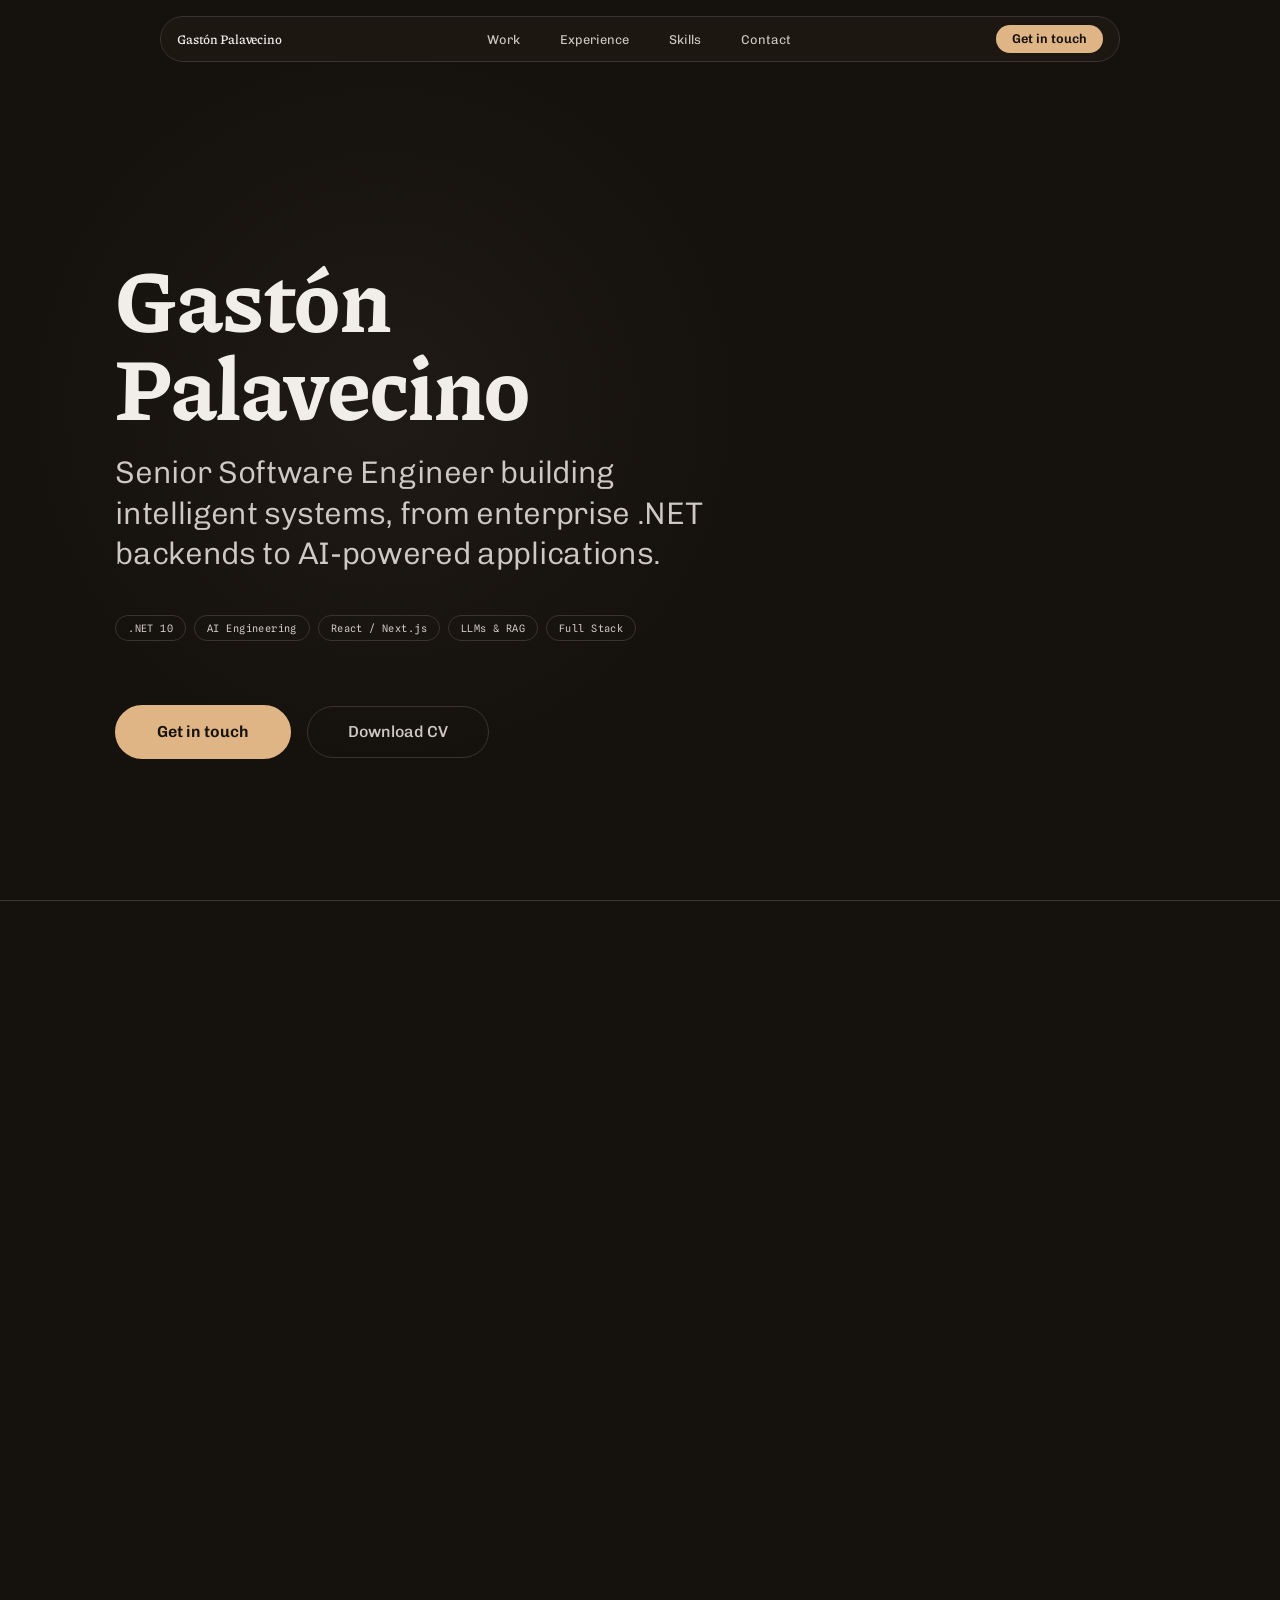
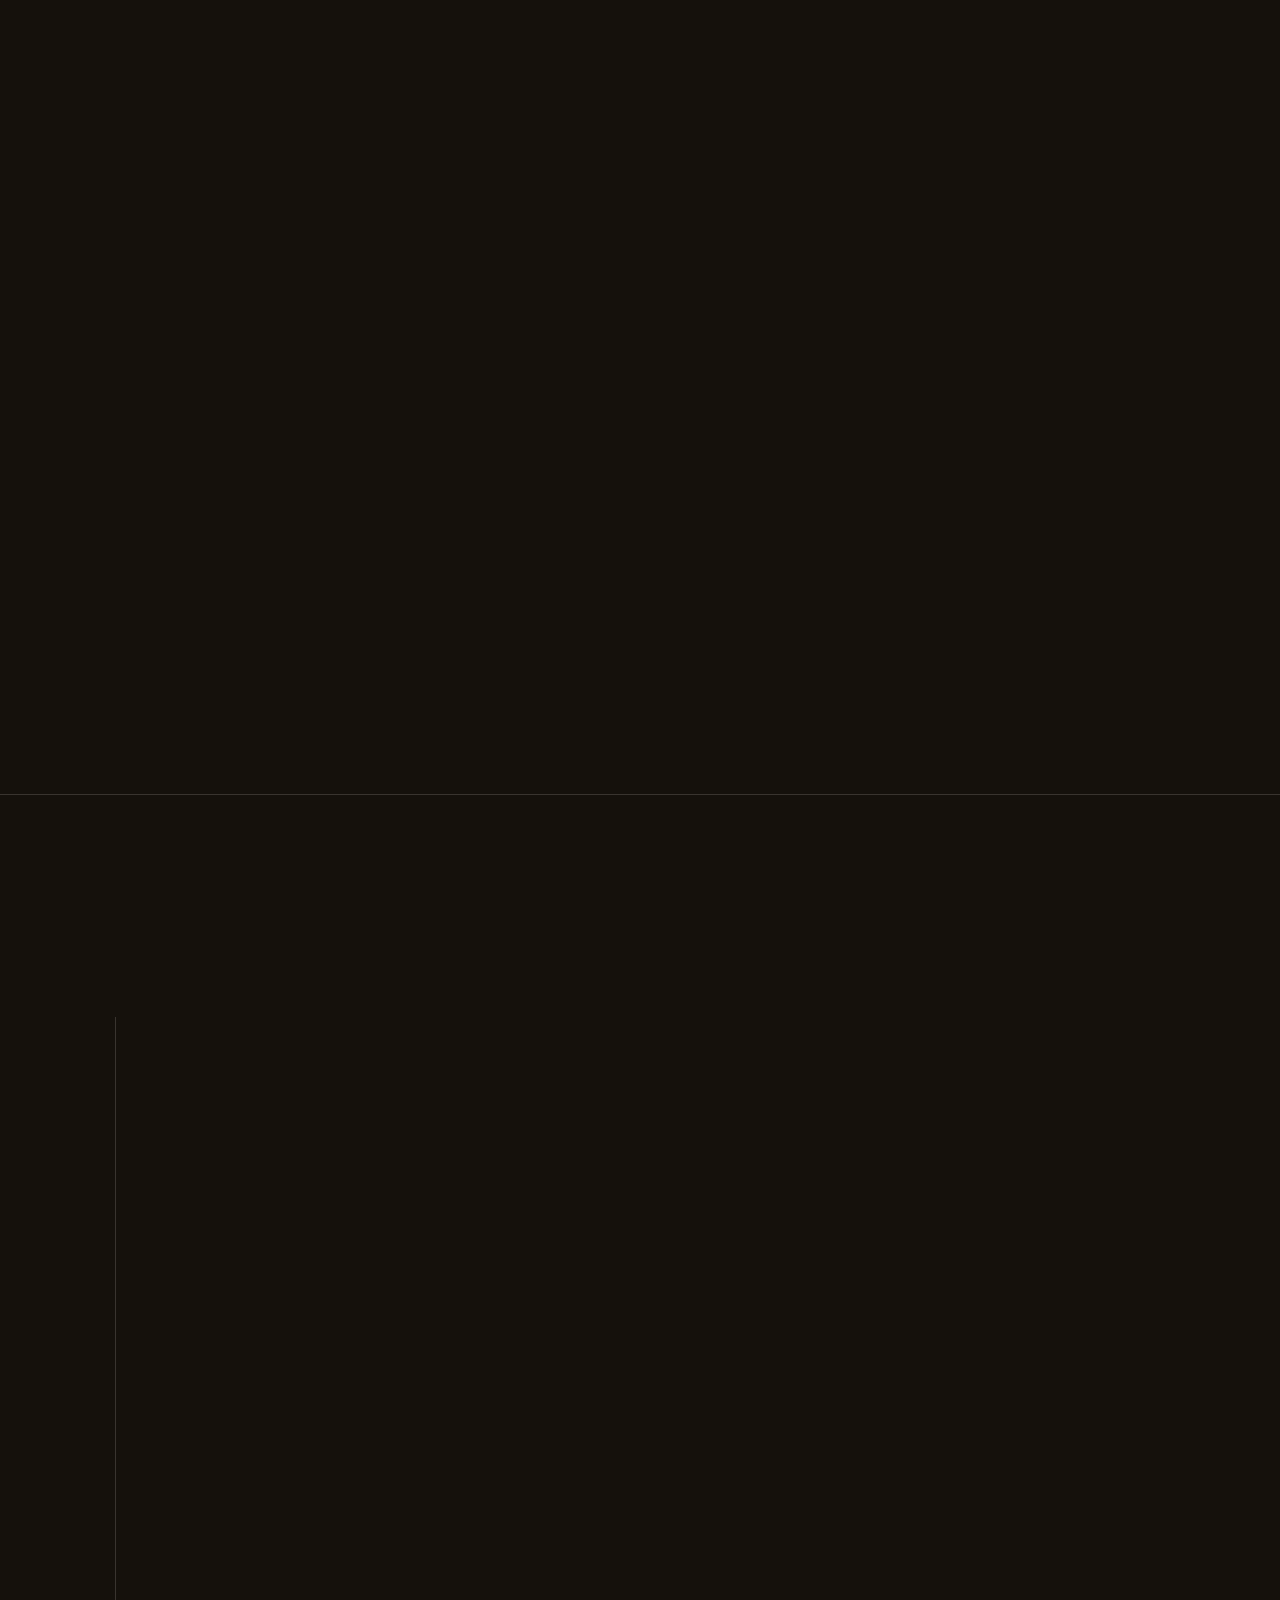
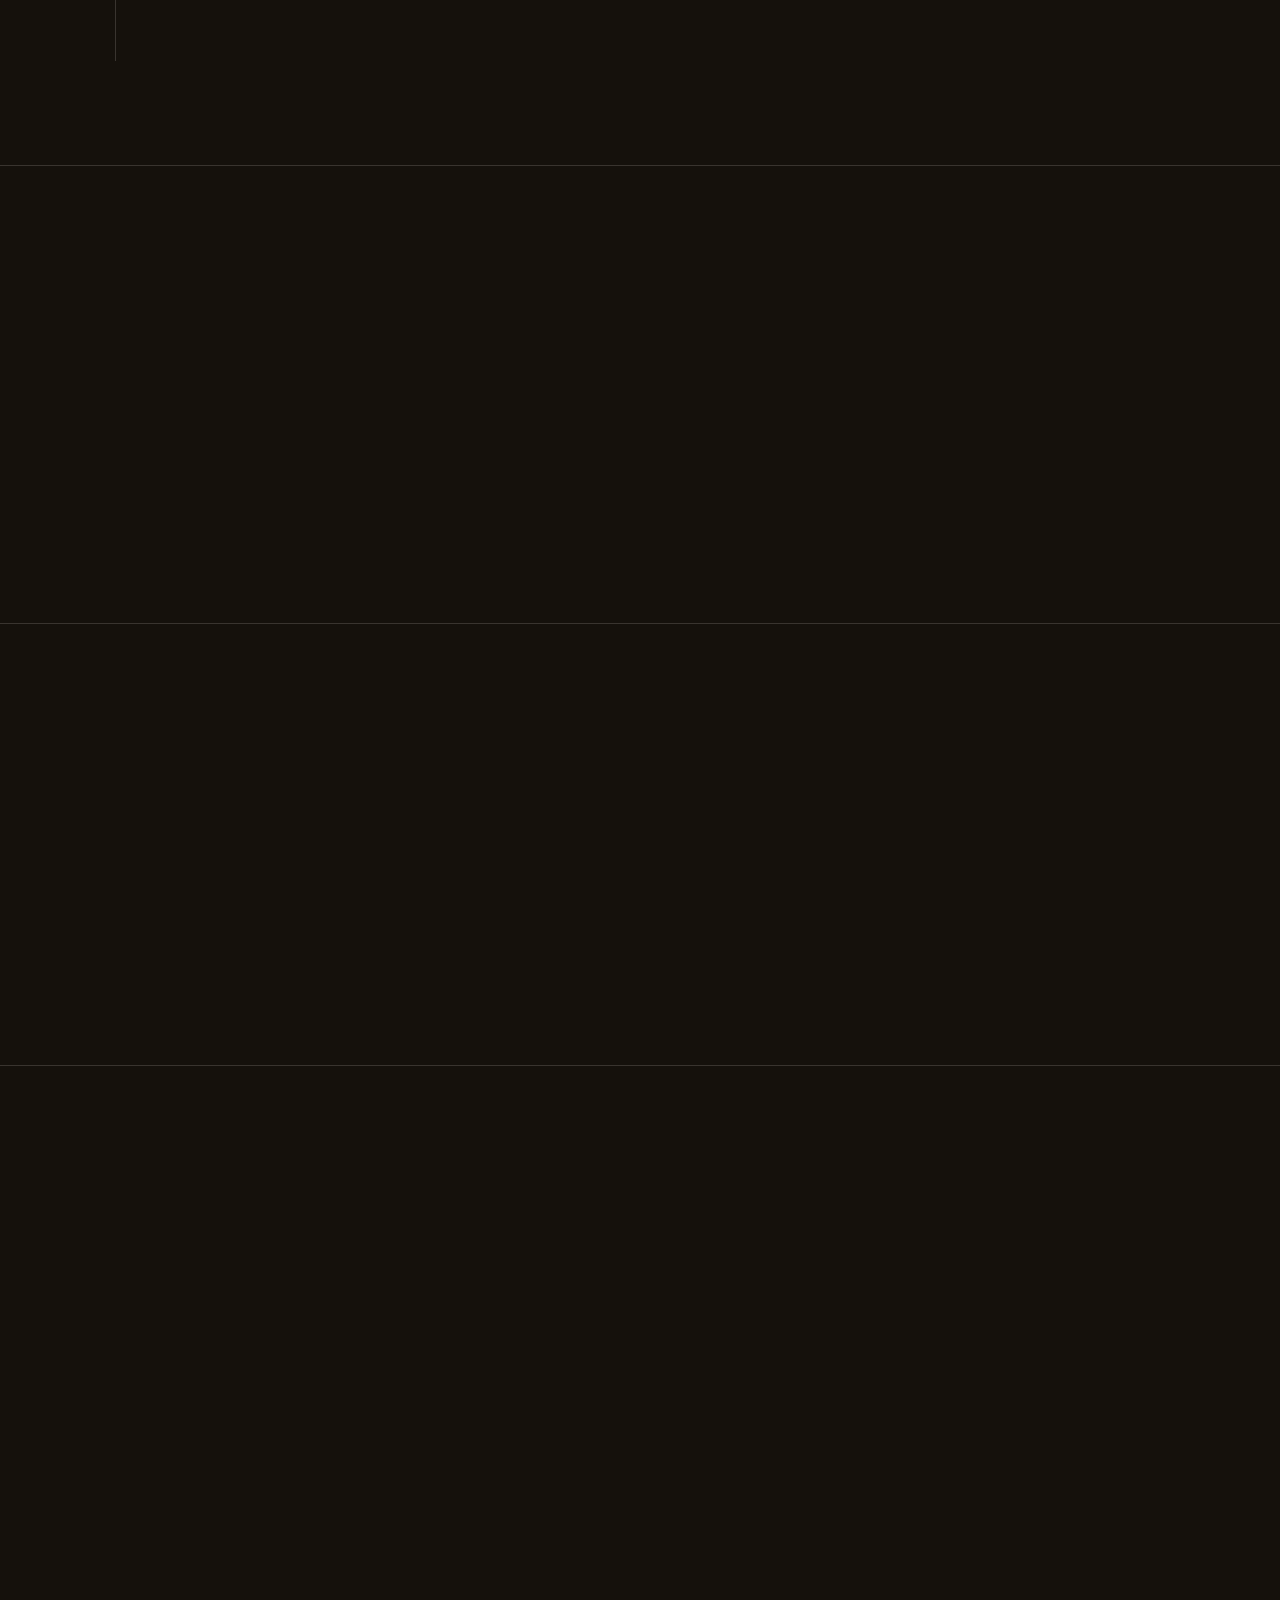
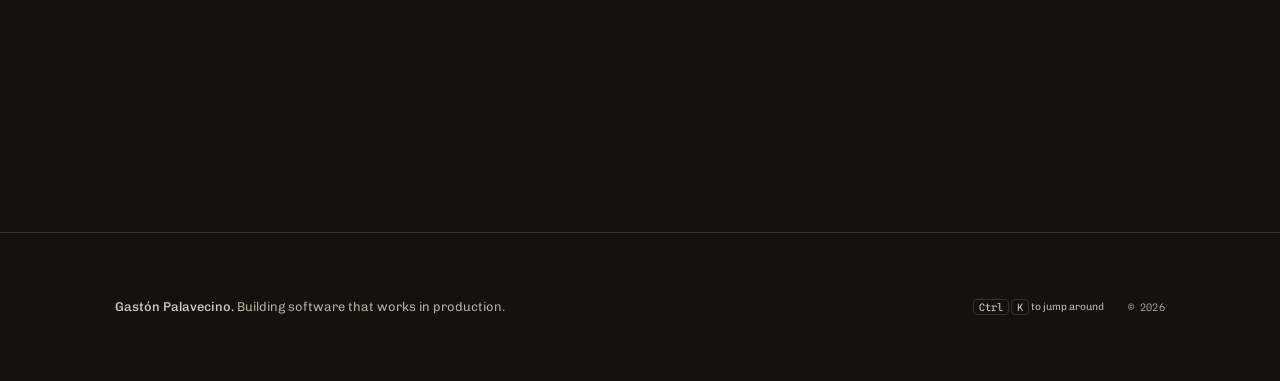
<file: index.html>
<!DOCTYPE html>
<html lang="en">
<head>
  <meta charset="UTF-8">
  <meta name="viewport" content="width=device-width, initial-scale=1, viewport-fit=cover">
  <title>Gastón Palavecino, Senior Software Engineer</title>
  <meta name="description" content="Senior Software Engineer specialising in .NET, AI systems, and full-stack development. 8+ years building enterprise software and AI-powered applications.">
  <meta name="author" content="Gastón Palavecino">

  <!-- Open Graph -->
  <meta property="og:title" content="Gastón Palavecino, Senior Software Engineer">
  <meta property="og:description" content="Senior Software Engineer specialising in .NET, AI systems, and full-stack development.">
  <meta property="og:type" content="website">
  <meta property="og:url" content="https://gastonpalav.com.ar">
  <meta property="og:image" content="https://gastonpalav.com.ar/assets/og-image.png">
  <meta property="og:image:width" content="1200">
  <meta property="og:image:height" content="630">
  <meta property="og:locale" content="en_US">
  <meta property="og:site_name" content="Gastón Palavecino">

  <!-- Twitter Card -->
  <meta name="twitter:card" content="summary_large_image">
  <meta name="twitter:title" content="Gastón Palavecino, Senior Software Engineer">
  <meta name="twitter:description" content="Senior Software Engineer specialising in .NET, AI systems, and full-stack development. 8+ years building enterprise software and AI-powered applications.">
  <meta name="twitter:image" content="https://gastonpalav.com.ar/assets/og-image.png">

  <!-- Canonical -->
  <link rel="canonical" href="https://gastonpalav.com.ar">

  <!-- Favicon -->
  <link rel="icon" type="image/svg+xml" href="favicon.svg">

  <!-- Fonts: preconnect then load -->
  <link rel="preconnect" href="https://fonts.googleapis.com">
  <link rel="preconnect" href="https://fonts.gstatic.com" crossorigin>
  <link href="https://fonts.googleapis.com/css2?family=Chivo:wght@300..700&family=Piazzolla:opsz,wght@8..30,500..800&family=Spline+Sans+Mono:wght@400..500&display=swap" rel="stylesheet">

  <!-- Structured data -->
  <script type="application/ld+json">
  {
    "@context": "https://schema.org",
    "@type": "Person",
    "name": "Gastón Palavecino",
    "jobTitle": "Senior Software Engineer",
    "url": "https://gastonpalav.com.ar",
    "email": "gastonpalav@gmail.com",
    "sameAs": ["https://www.linkedin.com/in/gaston-palavecino-4071003b4"],
    "knowsAbout": [".NET", "AI Systems", "Full-Stack Development"]
  }
  </script>

  <!-- Styles -->
  <link rel="stylesheet" href="css/styles.css">
</head>
<body>

<!-- ══════════════════════════════════════════════════════════════════════════
     NAV — N5 Floating pill
     ══════════════════════════════════════════════════════════════════════════ -->
<header role="banner">
  <nav class="nav" aria-label="Main navigation">
    <div class="nav__inner">
      <a href="#hero" class="nav__wordmark" aria-label="Gastón Palavecino - home">Gastón Palavecino</a>

      <!-- Desktop links -->
      <ul class="nav__links" role="list">
        <li><a href="#work" class="nav__link">Work</a></li>
        <li><a href="#experience" class="nav__link">Experience</a></li>
        <li><a href="#skills" class="nav__link">Skills</a></li>
        <li><a href="#contact" class="nav__link">Contact</a></li>
      </ul>

      <!-- Desktop CTA -->
      <a href="#contact" class="nav__cta">Get in touch</a>

      <!-- Mobile toggle -->
      <button
        class="nav__toggle"
        aria-controls="nav-sheet"
        aria-expanded="false"
        aria-label="Open navigation menu"
      >
        <span class="nav__toggle-bar"></span>
        <span class="nav__toggle-bar"></span>
        <span class="nav__toggle-bar"></span>
      </button>
    </div>

    <!-- Mobile sheet -->
    <div id="nav-sheet" class="nav__sheet" role="region" aria-label="Mobile navigation">
      <a href="#work" class="nav__link">Work</a>
      <a href="#experience" class="nav__link">Experience</a>
      <a href="#skills" class="nav__link">Skills</a>
      <a href="#contact" class="nav__link">Contact</a>
      <a href="#contact" class="nav__cta">Get in touch</a>
    </div>
  </nav>
</header>

<main>

<!-- ══════════════════════════════════════════════════════════════════════════
     HERO — Marquee, left-biased, HP3 cursor-spotlight
     ══════════════════════════════════════════════════════════════════════════ -->
<section class="hero" id="hero" aria-labelledby="hero-name">
  <div class="hero__container">
    <div class="hero__content">

      <h1 class="hero__name" id="hero-name">Gastón<br>Palavecino</h1>

      <p class="hero__statement">
        Senior Software Engineer building intelligent systems, from enterprise .NET backends to AI-powered applications.
      </p>

      <ul class="hero__tags" role="list">
        <li class="hero__tag">.NET 10</li>
        <li class="hero__tag">AI Engineering</li>
        <li class="hero__tag">React / Next.js</li>
        <li class="hero__tag">LLMs &amp; RAG</li>
        <li class="hero__tag">Full Stack</li>
      </ul>

      <div class="hero__actions">
        <span class="btn-magnet"><a href="#contact" class="btn-primary">Get in touch</a></span>
        <a href="assets/cv-gaston-palavecino-2026.pdf" download class="btn-secondary">Download CV</a>
      </div>

    </div>
  </div>
</section>

<hr class="section-divider">

<!-- ══════════════════════════════════════════════════════════════════════════
     ABOUT
     ══════════════════════════════════════════════════════════════════════════ -->
<section class="section" id="about" aria-labelledby="about-title">
  <div class="container">
    <div class="about__grid">

      <div class="about__text">
        <h2 class="section__title reveal" id="about-title">About</h2>

        <p class="about__bio reveal">
          I'm a software engineer with over 8 years building software across the Microsoft
          ecosystem, from legacy .NET Framework migrations to modern .NET 10 microservices.
          Lately I've been deep in AI engineering: RAG pipelines, MCP integrations,
          LLM-powered workflows, and computer vision.
        </p>

        <p class="about__bio reveal">
          I work at the intersection of solid backend engineering and emerging AI tooling,
          shipping systems that are production-ready, not just demos.
        </p>

        <div class="about__meta reveal">
          <p class="about__meta-item"><strong>Location:</strong> Victoria, Entre Ríos, Argentina</p>
          <p class="about__meta-item"><strong>Focus:</strong> .NET, AI Engineering, Full Stack</p>
          <p class="about__meta-item"><strong>Stack:</strong> C#, ASP.NET Core, React, Next.js, SQL Server, PostgreSQL</p>
          <p class="about__meta-item"><strong>Currently:</strong> Senior Full Stack Developer @ 4Points Consulting</p>
        </div>
      </div>

      <div class="about__photo-wrap reveal">
        <figure class="about__figure">
          <img
            src="assets/gaston-palavecino.jpeg"
            alt="Gastón Palavecino, profile photo"
            class="about__photo"
            width="400"
            height="533"
            loading="eager"
            fetchpriority="low"
          >
        </figure>
      </div>

    </div>
  </div>
</section>

<hr class="section-divider">

<!-- ══════════════════════════════════════════════════════════════════════════
     WORK — selected projects
     ══════════════════════════════════════════════════════════════════════════ -->
<section class="section" id="work" aria-labelledby="work-title">
  <div class="container">

    <header class="section__header reveal">
      <h2 class="section__title" id="work-title">Selected work</h2>
      <p class="section__lead">Projects built end-to-end, from architecture to production.</p>
    </header>

    <div class="work__grid">

      <!-- Featured: MDB Pilates (has real metric — 180 active students) -->
      <article class="work-card work-card--featured reveal" aria-labelledby="project-mdb">
        <div class="work-card__body">
          <div>
            <header class="work-card__header">
              <span class="work-card__badge">Full Stack · 180 active students</span>
              <h3 class="work-card__title" id="project-mdb">MDB Pilates</h3>
            </header>
            <p class="work-card__desc">
              Production-ready studio management platform. .NET 10 REST API backend,
              React/Next.js web front end, and a React Native mobile app published on the App Store.
              Currently serving 180 active students day-to-day.
            </p>
            <ul class="work-card__tags" role="list">
              <li class="work-card__tag">.NET 10</li>
              <li class="work-card__tag">ASP.NET Core</li>
              <li class="work-card__tag">React</li>
              <li class="work-card__tag">Next.js</li>
              <li class="work-card__tag">React Native</li>
              <li class="work-card__tag">App Store</li>
              <li class="work-card__tag">SQL Server</li>
              <li class="work-card__tag">REST API</li>
            </ul>
            <a href="https://mdbpilates.com.ar" target="_blank" rel="noopener noreferrer" class="work-card__link">
              mdbpilates.com.ar
            </a>
          </div>
          <div class="work-card__screenshots">
            <figure class="screenshot">
              <img
                src="assets/mdbpilates/1.jpeg"
                alt="MDB Pilates: pantalla de calendario de clases"
                width="390" height="844"
                loading="lazy"
              >
            </figure>
            <figure class="screenshot">
              <img
                src="assets/mdbpilates/2.jpeg"
                alt="MDB Pilates: pantalla de reservas"
                width="390" height="844"
                loading="lazy"
              >
            </figure>
          </div>
        </div>
      </article>

      <!-- VeterinarIA -->
      <article class="work-card reveal" aria-labelledby="project-vet">
        <figure class="work-card__preview">
          <img
            src="assets/veterinaria/dashboard-analisis.png"
            alt="VeterinarIA: dashboard de análisis reproductivo"
            width="1156" height="697"
            loading="lazy"
          >
        </figure>
        <header class="work-card__header">
          <span class="work-card__badge">SaaS · AI</span>
          <h3 class="work-card__title" id="project-vet">VeterinarIA</h3>
        </header>
        <p class="work-card__desc">
          SaaS platform for livestock reproductive analysis. AI-generated reports,
          OCR document workflows, and Whisper transcription built into a veterinary diagnostic tool.
        </p>
        <ul class="work-card__tags" role="list">
          <li class="work-card__tag">AI Reports</li>
          <li class="work-card__tag">OCR</li>
          <li class="work-card__tag">Whisper</li>
          <li class="work-card__tag">.NET 10</li>
          <li class="work-card__tag">LLM</li>
        </ul>
        <a href="https://veterinar-ia.com.ar" target="_blank" rel="noopener noreferrer" class="work-card__link">
          veterinar-ia.com.ar
        </a>
      </article>

      <!-- Publicá -->
      <article class="work-card reveal" aria-labelledby="project-publica">
        <figure class="work-card__preview">
          <img
            src="assets/publica/calendario.jpg"
            alt="Publicá: weekly content calendar with posts, stories and carousels"
            width="890" height="336"
            loading="lazy"
          >
        </figure>
        <header class="work-card__header">
          <span class="work-card__badge">AI · In development</span>
          <h3 class="work-card__title" id="project-publica">Publicá</h3>
        </header>
        <p class="work-card__desc">
          Marketing automation platform that uses Claude to generate social content,
          organised in a weekly calendar for review. Background jobs with Hangfire,
          retry policies with Polly, and Clean Architecture on .NET 10.
        </p>
        <ul class="work-card__tags" role="list">
          <li class="work-card__tag">Claude</li>
          <li class="work-card__tag">.NET 10</li>
          <li class="work-card__tag">Hangfire</li>
          <li class="work-card__tag">Polly</li>
          <li class="work-card__tag">Clean Architecture</li>
        </ul>
      </article>

      <!-- YOLOv8 -->
      <article class="work-card reveal" aria-labelledby="project-yolo">
        <figure class="work-card__preview">
          <img
            src="assets/yolo/deteccion.jpg"
            alt="YOLOv8 model detecting and numbering cattle in AI-generated aerial footage"
            width="480" height="181"
            loading="lazy"
          >
        </figure>
        <header class="work-card__header">
          <span class="work-card__badge">Computer Vision · Research</span>
          <h3 class="work-card__title" id="project-yolo">YOLOv8 Livestock Detection</h3>
        </header>
        <p class="work-card__desc">
          Experimental computer vision system for cattle detection and counting.
          Custom-trained YOLOv8 models with OpenCV post-processing. The demo footage is
          AI-generated; the detections and counts are the model's real output.
        </p>
        <ul class="work-card__tags" role="list">
          <li class="work-card__tag">YOLOv8</li>
          <li class="work-card__tag">OpenCV</li>
          <li class="work-card__tag">Python</li>
          <li class="work-card__tag">Computer Vision</li>
        </ul>
      </article>

      <!-- Language institute -->
      <article class="work-card reveal" aria-labelledby="project-language">
        <header class="work-card__header">
          <span class="work-card__badge">Freelance · Serverless</span>
          <h3 class="work-card__title" id="project-language">Language Institute Platform</h3>
        </header>
        <p class="work-card__desc">
          Co-developed a student registration platform for a language institute, with Moodle
          enrollment and bulk WhatsApp campaigns through the Meta Cloud API.
        </p>
        <ul class="work-card__tags" role="list">
          <li class="work-card__tag">TypeScript</li>
          <li class="work-card__tag">Cloudflare Workers</li>
          <li class="work-card__tag">D1</li>
          <li class="work-card__tag">Queues</li>
          <li class="work-card__tag">Vitest</li>
          <li class="work-card__tag">GitHub Actions</li>
        </ul>
      </article>

      <!-- AI Service — closes the grid at full width (odd card count) -->
      <article class="work-card work-card--wide reveal" aria-labelledby="project-ai">
        <header class="work-card__header">
          <span class="work-card__badge">AI Engineering</span>
          <h3 class="work-card__title" id="project-ai">AI Service</h3>
        </header>
        <p class="work-card__desc">
          Personal AI engineering platform: conversational memory, streaming responses,
          RAG pipelines, vector databases, and multi-agent orchestration.
        </p>
        <ul class="work-card__tags" role="list">
          <li class="work-card__tag">RAG</li>
          <li class="work-card__tag">Vector DB</li>
          <li class="work-card__tag">Streaming</li>
          <li class="work-card__tag">Multi-agent</li>
          <li class="work-card__tag">MCP</li>
        </ul>
      </article>

    </div>
  </div>
</section>

<hr class="section-divider">

<!-- ══════════════════════════════════════════════════════════════════════════
     EXPERIENCE
     ══════════════════════════════════════════════════════════════════════════ -->
<section class="section" id="experience" aria-labelledby="experience-title">
  <div class="container">

    <header class="section__header reveal">
      <h2 class="section__title" id="experience-title">Experience</h2>
    </header>

    <ul class="experience__list" role="list">

      <li class="experience__item reveal">
        <p class="experience__period">September 2022 - Present</p>
        <h3 class="experience__role">Senior Full Stack Developer</h3>
        <p class="experience__company">4Points Consulting</p>
        <ul class="experience__points" role="list">
          <li class="experience__point">Enterprise application development with .NET 10, React, SQL Server, and cloud architectures.</li>
          <li class="experience__point">REST API design and backend services for high-volume business operations.</li>
          <li class="experience__point">Legacy system modernisation: migrating .NET Framework codebases to .NET 10.</li>
          <li class="experience__point">Architecture decisions, performance optimisation, and frontend work in React.</li>
        </ul>
      </li>

      <li class="experience__item reveal">
        <p class="experience__period">2019 - 2022</p>
        <h3 class="experience__role">.NET Developer</h3>
        <p class="experience__company">Mainset S.A.S</p>
        <ul class="experience__points" role="list">
          <li class="experience__point">Enterprise applications using WCF, WPF, ASP.NET, Angular, SQL Server, and Oracle.</li>
          <li class="experience__point">Backend development with Entity Framework, REST services, and desktop applications.</li>
          <li class="experience__point">Custom solutions, integrations, and evolutionary maintenance for enterprise clients.</li>
        </ul>
      </li>

      <li class="experience__item reveal">
        <p class="experience__period">2018 - 2019</p>
        <h3 class="experience__role">.NET Developer</h3>
        <p class="experience__company">COA S.A</p>
        <ul class="experience__points" role="list">
          <li class="experience__point">Internal systems in ASP.NET, C#, VB.NET, WinForms, and SQL Server.</li>
          <li class="experience__point">Legacy enterprise systems and business process improvements.</li>
        </ul>
      </li>

    </ul>
  </div>
</section>

<hr class="section-divider">

<!-- ══════════════════════════════════════════════════════════════════════════
     SKILLS
     ══════════════════════════════════════════════════════════════════════════ -->
<section class="section--tight section" id="skills" aria-labelledby="skills-title">
  <div class="container">

    <header class="section__header reveal">
      <h2 class="section__title" id="skills-title">Stack</h2>
    </header>

    <div class="skills__grid">

      <div class="reveal">
        <h3 class="skills__group-title">Languages &amp; Frameworks</h3>
        <ul class="skills__tags" role="list">
          <li class="skills__tag">C#</li>
          <li class="skills__tag">ASP.NET Core</li>
          <li class="skills__tag">.NET 10</li>
          <li class="skills__tag">React</li>
          <li class="skills__tag">Next.js</li>
          <li class="skills__tag">React Native</li>
          <li class="skills__tag">TypeScript</li>
          <li class="skills__tag">Python</li>
        </ul>
      </div>

      <div class="reveal">
        <h3 class="skills__group-title">Data &amp; Persistence</h3>
        <ul class="skills__tags" role="list">
          <li class="skills__tag">SQL Server</li>
          <li class="skills__tag">PostgreSQL</li>
          <li class="skills__tag">Entity Framework Core</li>
          <li class="skills__tag">Dapper</li>
          <li class="skills__tag">Vector DBs</li>
        </ul>
      </div>

      <div class="reveal">
        <h3 class="skills__group-title">AI &amp; LLMs</h3>
        <ul class="skills__tags" role="list">
          <li class="skills__tag">LLM Integration</li>
          <li class="skills__tag">RAG Pipelines</li>
          <li class="skills__tag">MCP</li>
          <li class="skills__tag">OCR Workflows</li>
          <li class="skills__tag">Whisper</li>
          <li class="skills__tag">Multi-agent</li>
          <li class="skills__tag">YOLOv8</li>
          <li class="skills__tag">OpenCV</li>
        </ul>
      </div>

      <div class="reveal">
        <h3 class="skills__group-title">Tooling &amp; Infra</h3>
        <ul class="skills__tags" role="list">
          <li class="skills__tag">REST APIs</li>
          <li class="skills__tag">Hangfire</li>
          <li class="skills__tag">Polly</li>
          <li class="skills__tag">Clean Architecture</li>
          <li class="skills__tag">Azure</li>
          <li class="skills__tag">Git</li>
        </ul>
      </div>

    </div>
  </div>
</section>

<hr class="section-divider">

<!-- ══════════════════════════════════════════════════════════════════════════
     EDUCATION
     ══════════════════════════════════════════════════════════════════════════ -->
<section class="section--tight section" id="education" aria-labelledby="education-title">
  <div class="container">

    <header class="section__header reveal">
      <h2 class="section__title" id="education-title">Education</h2>
    </header>

    <ul class="education__list" role="list">

      <li class="education__item reveal">
        <div>
          <h3 class="education__degree">AI Engineering Degree</h3>
          <p class="education__school">Universidad de Palermo</p>
        </div>
        <span class="education__period">2026 - Present</span>
      </li>

      <li class="education__item reveal">
        <div>
          <h3 class="education__degree">Systems Engineering Degree</h3>
          <p class="education__school">Universidad Tecnológica Nacional Rosario</p>
        </div>
        <span class="education__period">2013 - 2018</span>
      </li>

    </ul>
  </div>
</section>

<hr class="section-divider">

<!-- ══════════════════════════════════════════════════════════════════════════
     CONTACT
     ══════════════════════════════════════════════════════════════════════════ -->
<section class="contact" id="contact" aria-labelledby="contact-title">
  <div class="container">
    <div class="contact__inner">

      <h2 class="contact__title reveal" id="contact-title">
        Let's build something worth shipping.
      </h2>

      <p class="contact__sub reveal">
        Open to senior engineering roles, AI projects, and interesting problems.
        Based in Argentina, available for remote work globally.
      </p>

      <div class="contact__actions reveal">
        <a href="mailto:gastonpalav@gmail.com" class="btn-primary">Send a message</a>
      </div>

      <ul class="contact__links reveal" role="list">
        <li>
          <a href="mailto:gastonpalav@gmail.com" class="contact__link">
            <svg width="15" height="15" viewBox="0 0 24 24" fill="none" stroke="currentColor" stroke-width="1.5" stroke-linecap="round" stroke-linejoin="round" aria-hidden="true" focusable="false">
              <rect width="20" height="16" x="2" y="4" rx="2"/>
              <path d="m22 7-8.97 5.7a1.94 1.94 0 0 1-2.06 0L2 7"/>
            </svg>
            gastonpalav@gmail.com
          </a>
        </li>
        <li>
          <a
            href="https://linkedin.com/in/gaston-palavecino-4071003b4"
            target="_blank"
            rel="noopener noreferrer"
            class="contact__link"
          >
            <svg width="15" height="15" viewBox="0 0 24 24" fill="none" stroke="currentColor" stroke-width="1.5" stroke-linecap="round" stroke-linejoin="round" aria-hidden="true" focusable="false">
              <path d="M16 8a6 6 0 0 1 6 6v7h-4v-7a2 2 0 0 0-2-2 2 2 0 0 0-2 2v7h-4v-7a6 6 0 0 1 6-6z"/>
              <rect width="4" height="12" x="2" y="9"/>
              <circle cx="4" cy="4" r="2"/>
            </svg>
            LinkedIn ↗
          </a>
        </li>
        <li>
          <a
            href="https://wa.me/5493436445541"
            target="_blank"
            rel="noopener noreferrer"
            class="contact__link"
          >
            <svg width="15" height="15" viewBox="0 0 24 24" fill="none" stroke="currentColor" stroke-width="1.5" stroke-linecap="round" stroke-linejoin="round" aria-hidden="true" focusable="false">
              <path d="M21 11.5a8.38 8.38 0 0 1-.9 3.8 8.5 8.5 0 0 1-7.6 4.7 8.38 8.38 0 0 1-3.8-.9L3 21l1.9-5.7a8.38 8.38 0 0 1-.9-3.8 8.5 8.5 0 0 1 4.7-7.6 8.38 8.38 0 0 1 3.8-.9h.5a8.48 8.48 0 0 1 8 8v.5z"/>
            </svg>
            WhatsApp ↗
          </a>
        </li>
      </ul>

    </div>
  </div>
</section>

</main>

<!-- ══════════════════════════════════════════════════════════════════════════
     FOOTER — Ft5 Statement
     ══════════════════════════════════════════════════════════════════════════ -->
<footer class="footer" role="contentinfo">
  <div class="container">
    <div class="footer__inner">
      <p class="footer__statement">
        <strong>Gastón Palavecino.</strong> Building software that works in production.
      </p>
      <div class="footer__meta">
        <button type="button" class="footer__hint" id="cmdk-trigger" aria-label="Open quick navigation">
          <kbd>Ctrl</kbd><kbd>K</kbd> to jump around
        </button>
        <span class="footer__copy">© 2026</span>
      </div>
    </div>
  </div>
</footer>

<!-- ══════════════════════════════════════════════════════════════════════════
     COMMAND PALETTE — Ctrl/Cmd+K quick navigation
     ══════════════════════════════════════════════════════════════════════════ -->
<div class="cmdk" id="cmdk" hidden>
  <div class="cmdk__backdrop" data-cmdk-dismiss></div>
  <div class="cmdk__panel" role="dialog" aria-modal="true" aria-label="Quick navigation">
    <div class="cmdk__input-row">
      <svg class="cmdk__icon" width="16" height="16" viewBox="0 0 24 24" fill="none" stroke="currentColor" stroke-width="1.5" stroke-linecap="round" stroke-linejoin="round" aria-hidden="true" focusable="false">
        <circle cx="11" cy="11" r="8"/>
        <path d="m21 21-4.3-4.3"/>
      </svg>
      <input type="text" class="cmdk__input" id="cmdk-input" placeholder="Jump to a section or project..." autocomplete="off" spellcheck="false" aria-label="Quick navigation search">
      <kbd class="cmdk__esc">Esc</kbd>
    </div>
    <ul class="cmdk__list" id="cmdk-list" role="listbox" aria-label="Results"></ul>
  </div>
</div>

<script src="js/main.js" defer></script>
</body>
</html>
</file>
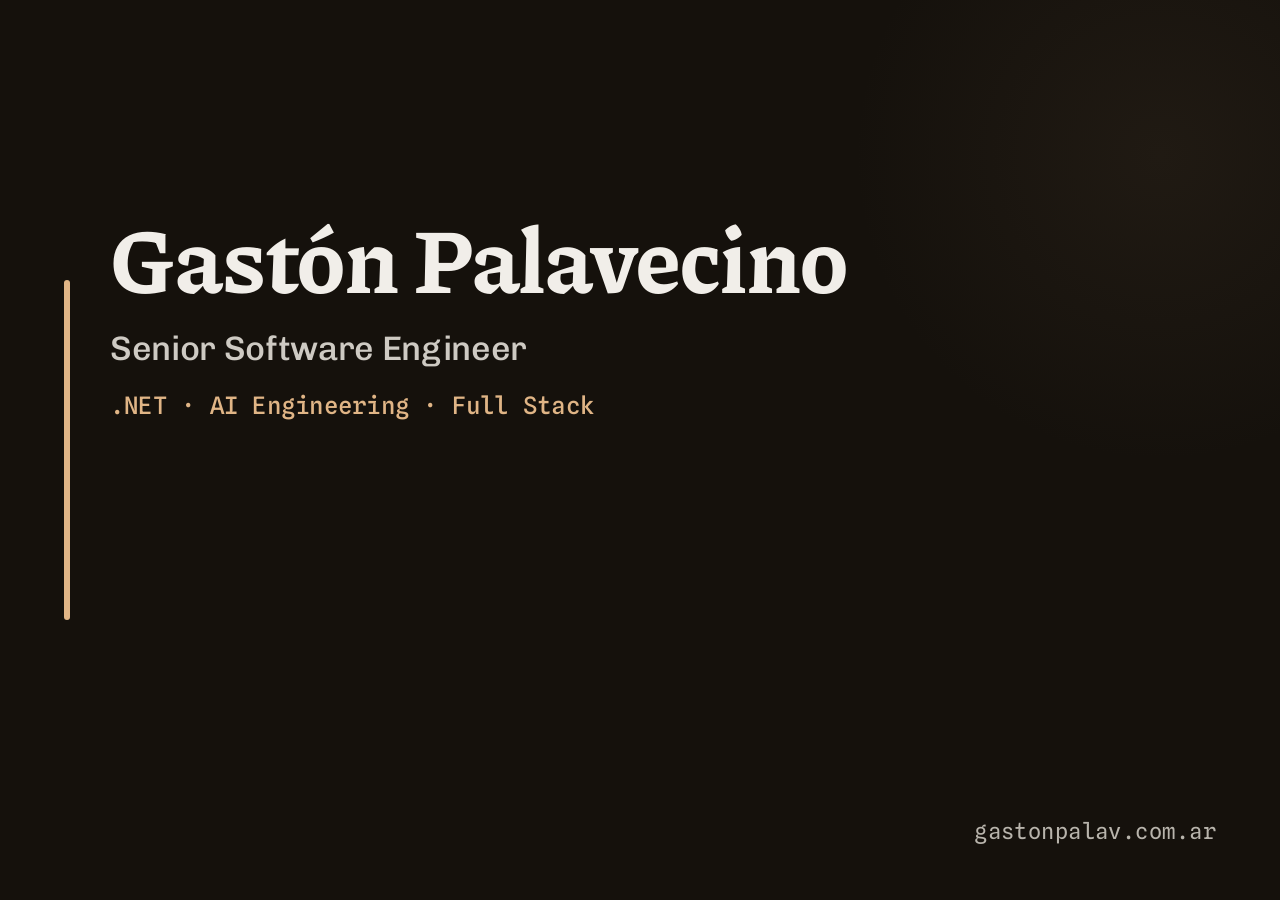
<file: og-image.html>
<!DOCTYPE html>
<html>
<head>
  <meta charset="UTF-8">
  <link rel="preconnect" href="https://fonts.googleapis.com">
  <link rel="preconnect" href="https://fonts.gstatic.com" crossorigin>
  <link href="https://fonts.googleapis.com/css2?family=Chivo:wght@500&family=Piazzolla:opsz,wght@8..30,700&family=Spline+Sans+Mono:wght@500&display=swap" rel="stylesheet">
  <style>
    * { margin: 0; padding: 0; box-sizing: border-box; }

    body {
      width: 1200px;
      height: 630px;
      overflow: hidden;
      background: oklch(18% 0.012 70);
      font-family: 'Chivo', system-ui, sans-serif;
    }

    .bloom {
      position: absolute;
      width: 760px; height: 630px;
      top: -160px; right: -260px;
      background: radial-gradient(circle, oklch(45% 0.04 68 / 0.14) 0%, transparent 62%);
    }

    .content {
      position: relative; z-index: 1;
      width: 100%; height: 100%;
      display: flex;
      align-items: center;
      padding-left: 110px;
      padding-right: 90px;
    }

    .accent-bar {
      position: absolute;
      left: 64px;
      top: 50%;
      transform: translateY(-50%);
      width: 6px;
      height: 340px;
      background: oklch(80% 0.08 68);
      border-radius: 3px;
    }

    .text-group {
      display: flex;
      flex-direction: column;
      max-width: 1000px;
    }

    .name {
      font-family: 'Piazzolla', Georgia, serif;
      font-size: 92px;
      font-weight: 700;
      color: oklch(95% 0.008 80);
      letter-spacing: -0.005em;
      word-spacing: 0.05em;
      line-height: 1.02;
      margin-bottom: 24px;
    }

    .role {
      font-size: 34px;
      font-weight: 500;
      color: oklch(84% 0.010 80);
      letter-spacing: -0.01em;
      margin-bottom: 22px;
    }

    .tags {
      font-family: 'Spline Sans Mono', monospace;
      font-size: 24px;
      font-weight: 500;
      color: oklch(80% 0.08 68);
      letter-spacing: 0.01em;
    }

    .domain {
      position: absolute;
      right: 64px;
      bottom: 56px;
      font-family: 'Spline Sans Mono', monospace;
      font-size: 22px;
      color: oklch(77% 0.012 80);
      letter-spacing: 0.02em;
    }
  </style>
</head>
<body>
  <div class="bloom"></div>
  <div class="accent-bar"></div>
  <div class="content">
    <div class="text-group">
      <div class="name">Gastón Palavecino</div>
      <div class="role">Senior Software Engineer</div>
      <div class="tags">.NET · AI Engineering · Full Stack</div>
    </div>
  </div>
  <div class="domain">gastonpalav.com.ar</div>
</body>
</html>
</file>
<file: css/styles.css>
/* Hallmark · pre-emit critique: P5 H4 E4 S5 R4 V4 */
/* Hallmark · genre: atmospheric · macrostructure: Marquee Hero · theme: charcoal-ochre
 * enrichment: HP3 cursor-spotlight · nav: N5 floating-pill · footer: Ft5 statement
 * tone: technical-neutral · anchor hue: 70° warm charcoal / accent 68° muted ochre
 */

@import url("../tokens.css");

/* ── Reset ─────────────────────────────────────────────────────────────────── */

*,
*::before,
*::after {
  box-sizing: border-box;
  margin: 0;
  padding: 0;
}

html {
  overflow-x: clip;
  scroll-behavior: smooth;
  -webkit-text-size-adjust: 100%;
}

body {
  overflow-x: clip;
  background-color: var(--color-paper);
  color: var(--color-ink);
  font-family: var(--font-body);
  font-size: var(--text-base);
  font-weight: 350;
  line-height: 1.6;
  -webkit-font-smoothing: antialiased;
  -moz-osx-font-smoothing: grayscale;
}

header,
main,
footer {
  position: relative;
}

img,
video {
  display: block;
  max-width: 100%;
}

ul[role="list"],
ol[role="list"] {
  list-style: none;
}

a {
  color: inherit;
  text-decoration: none;
}

/* ── Focus visible ──────────────────────────────────────────────────────────── */

:focus-visible {
  outline: 2px solid var(--color-focus);
  outline-offset: 3px;
  border-radius: var(--radius-sm);
}

/* ── Container ──────────────────────────────────────────────────────────────── */

.container {
  width: 100%;
  max-width: var(--container-max);
  margin-inline: auto;
  padding-inline: var(--container-pad);
}

/* ── Typography base ────────────────────────────────────────────────────────── */

h1, h2, h3, h4, h5, h6 {
  font-family: var(--font-display);
  font-style: normal; /* no italic headers — ever */
  line-height: 1.1;
  letter-spacing: 0;
  word-spacing: 0.05em;
  overflow-wrap: anywhere;
  min-width: 0;
  color: var(--color-ink);
}

p {
  max-width: 65ch;
  color: var(--color-ink-muted);
}

strong {
  font-weight: 600;
  color: var(--color-ink);
}

/* ── Scroll reveal (IntersectionObserver adds .is-visible) ─────────────────── */

.reveal {
  opacity: 0;
  transform: translateY(10px);
  transition:
    opacity var(--dur-long) var(--ease-out),
    transform var(--dur-long) var(--ease-out);
}

.reveal.is-visible {
  opacity: 1;
  transform: none;
}

/* Stagger siblings via --i custom property */
.reveal:nth-child(1) { transition-delay: calc(0 * 60ms); }
.reveal:nth-child(2) { transition-delay: calc(1 * 60ms); }
.reveal:nth-child(3) { transition-delay: calc(2 * 60ms); }
.reveal:nth-child(4) { transition-delay: calc(3 * 60ms); }
.reveal:nth-child(5) { transition-delay: calc(4 * 60ms); }

/* Native scroll-driven version — same reveal, no JS, hardware-accelerated.
   JS skips attaching the IntersectionObserver when this is supported. */
@supports (animation-timeline: view()) {
  @keyframes reveal-view {
    from { opacity: 0; transform: translateY(10px); }
    to   { opacity: 1; transform: none; }
  }

  .reveal {
    transition: none;
    animation: reveal-view linear both;
    animation-timeline: view();
    animation-range: entry 0% cover 30%;
  }
}

/* ═══════════════════════════════════════════════════════════════════════════
   NAV — N5 Floating pill
   ══════════════════════════════════════════════════════════════════════════ */

.nav {
  position: fixed;
  top: var(--space-md);
  left: 50%;
  transform: translateX(-50%);
  z-index: var(--z-sticky);
  width: calc(100% - 2 * var(--container-pad));
  max-width: 60rem;
}

.nav__inner {
  display: flex;
  align-items: center;
  justify-content: space-between;
  gap: var(--space-md);
  padding: var(--space-xs) var(--space-md);
  background: var(--color-nav-bg);
  backdrop-filter: blur(20px) saturate(1.4);
  -webkit-backdrop-filter: blur(20px) saturate(1.4);
  border: 1px solid var(--color-rule);
  border-radius: var(--radius-pill);
}

/* Wordmark */
.nav__wordmark {
  font-family: var(--font-display);
  font-weight: 600;
  font-size: var(--text-sm);
  letter-spacing: -0.01em;
  color: var(--color-ink);
  white-space: nowrap;
  flex-shrink: 0;
}

.nav__wordmark:hover {
  color: var(--color-ink);
}

/* Nav links */
.nav__links {
  display: flex;
  align-items: center;
  gap: var(--space-xl);
  list-style: none;
}

.nav__link {
  font-size: var(--text-sm);
  font-weight: 400;
  color: var(--color-ink-muted);
  white-space: nowrap;
  transition:
    color var(--dur-micro) var(--ease-out);
}

.nav__link:hover,
.nav__link:focus-visible,
.nav__link.is-active {
  color: var(--color-ink);
}

/* Nav CTA */
.nav__cta {
  font-size: var(--text-sm);
  font-weight: 600;
  white-space: nowrap;
  padding: var(--space-2xs) var(--space-md);
  background: var(--color-accent);
  color: var(--color-paper);
  border-radius: var(--radius-pill);
  border: none;
  cursor: pointer;
  transition:
    background-color var(--dur-micro) var(--ease-out),
    transform var(--dur-micro) var(--ease-out);
  text-decoration: none;
  display: inline-block;
  flex-shrink: 0;
}

.nav__cta:hover {
  background: var(--color-accent-dim);
  transform: translateY(-1px);
}

.nav__cta:active {
  transform: translateY(0);
}

.nav__cta:focus-visible {
  outline: 2px solid var(--color-focus);
  outline-offset: 3px;
}

/* Mobile menu toggle */
.nav__toggle {
  display: none;
  flex-direction: column;
  justify-content: center;
  gap: 5px;
  width: 2rem;
  height: 2rem;
  background: none;
  border: none;
  cursor: pointer;
  padding: var(--space-2xs);
  flex-shrink: 0;
}

.nav__toggle-bar {
  display: block;
  width: 100%;
  height: 1.5px;
  background: var(--color-ink);
  border-radius: 2px;
  transition:
    transform var(--dur-short) var(--ease-in-out),
    opacity var(--dur-short) var(--ease-in-out);
}

.nav__toggle[aria-expanded="true"] .nav__toggle-bar:nth-child(1) {
  transform: translateY(6.5px) rotate(45deg);
}

.nav__toggle[aria-expanded="true"] .nav__toggle-bar:nth-child(2) {
  opacity: 0;
}

.nav__toggle[aria-expanded="true"] .nav__toggle-bar:nth-child(3) {
  transform: translateY(-6.5px) rotate(-45deg);
}

/* Mobile sheet */
.nav__sheet {
  display: none;
  flex-direction: column;
  gap: var(--space-xs);
  padding: var(--space-md);
  background: var(--color-nav-bg);
  backdrop-filter: blur(20px);
  -webkit-backdrop-filter: blur(20px);
  border: 1px solid var(--color-rule);
  border-radius: var(--radius-lg);
  margin-top: var(--space-xs);
}

.nav__sheet.is-open {
  display: flex;
}

.nav__sheet .nav__link {
  font-size: var(--text-base);
  padding: var(--space-xs) 0;
  border-bottom: 1px solid var(--color-rule);
}

.nav__sheet .nav__link:last-of-type {
  border-bottom: none;
}

.nav__sheet .nav__cta {
  margin-top: var(--space-xs);
  text-align: center;
}

/* ═══════════════════════════════════════════════════════════════════════════
   HERO — Marquee Hero, left-biased, HP3 cursor-spotlight
   ══════════════════════════════════════════════════════════════════════════ */

.hero {
  position: relative;
  min-height: 100dvh;
  display: flex;
  align-items: center;
  padding-block: calc(var(--space-4xl) + 4rem) var(--space-3xl);
  overflow: hidden;
  /* Spotlight layer (JS updates --spotlight-x / --spotlight-y) */
  --spotlight-x: 30%;
  --spotlight-y: 45%;
  background-image: radial-gradient(
    circle 600px at var(--spotlight-x) var(--spotlight-y),
    var(--color-spotlight) 0%,
    transparent 60%
  );
  background-attachment: local;
}

.hero__container {
  width: 100%;
  max-width: var(--container-max);
  margin-inline: auto;
  padding-inline: var(--container-pad);
}

.hero__content {
  max-width: 54rem;
}

/* Entrance — one-shot, staggered fade + rise on load (not a loop) */
@keyframes hero-in {
  from { opacity: 0; transform: translateY(16px); }
  to   { opacity: 1; transform: none; }
}

.hero__name,
.hero__tags,
.hero__actions {
  animation: hero-in var(--dur-long) var(--ease-out) both;
}

.hero__name    { animation-delay: 60ms; }
.hero__tags    { animation-delay: 260ms; }
.hero__actions { animation-delay: 340ms; }

/* Statement — word-by-word reveal (JS wraps words in .hero__word spans).
   Mirrors the token-streaming UIs this person builds; degrades to plain
   static text with no JS or under reduced motion. */
@keyframes word-in {
  to { opacity: 1; filter: blur(0); transform: none; }
}

.hero__word {
  display: inline-block;
  opacity: 0;
  filter: blur(4px);
  transform: translateY(4px);
  animation: word-in 500ms var(--ease-out) both;
}

/* H1 — "Gastón Palavecino" = 18 chars, full display size */
.hero__name {
  font-size: var(--text-display);
  font-weight: 700;
  letter-spacing: -0.005em;
  line-height: 1.0;
  color: var(--color-ink);
  margin-bottom: var(--space-lg);
  overflow-wrap: anywhere;
  min-width: 0;
}

.hero__statement {
  font-size: var(--text-xl);
  font-weight: 300;
  color: var(--color-ink-muted);
  line-height: 1.3;
  max-width: 42ch;
  margin-bottom: var(--space-xl);
  letter-spacing: -0.01em;
  text-wrap: balance;
}

/* Tech tags row */
.hero__tags {
  display: flex;
  flex-wrap: wrap;
  gap: var(--space-xs);
  list-style: none;
  margin-bottom: var(--space-2xl);
}

.hero__tag {
  font-family: var(--font-mono);
  font-size: var(--text-xs);
  font-weight: 400;
  color: var(--color-ink-muted);
  padding: var(--space-2xs) var(--space-sm);
  border: 1px solid var(--color-rule);
  border-radius: var(--radius-pill);
  letter-spacing: 0.04em;
  white-space: nowrap;
}

/* CTA row */
.hero__actions {
  display: flex;
  flex-wrap: wrap;
  align-items: center;
  gap: var(--space-md);
}

/* Magnetic wrapper — pulls the ONE primary CTA toward the cursor when
   nearby (hierarchy: draws the eye to the single action that matters).
   JS sets transform directly; this transition only smooths the return
   to rest on mouseleave. */
.btn-magnet {
  display: inline-block;
  transition: transform 200ms var(--ease-out);
}

/* Primary CTA */
.btn-primary {
  display: inline-flex;
  align-items: center;
  gap: var(--space-xs);
  font-family: var(--font-body);
  font-size: var(--text-base);
  font-weight: 600;
  white-space: nowrap;
  padding: var(--space-sm) var(--space-xl);
  background: var(--color-accent);
  color: var(--color-paper);
  border: 2px solid var(--color-accent);
  border-radius: var(--radius-pill);
  cursor: pointer;
  text-decoration: none;
  transition:
    background-color var(--dur-micro) var(--ease-out),
    border-color var(--dur-micro) var(--ease-out),
    transform var(--dur-micro) var(--ease-out);
}

.btn-primary:hover {
  background: var(--color-accent-dim);
  border-color: var(--color-accent-dim);
  transform: translateY(-1px);
}

.btn-primary:active {
  transform: translateY(0);
}

/* Secondary / outline CTA */
.btn-secondary {
  display: inline-flex;
  align-items: center;
  gap: var(--space-xs);
  font-family: var(--font-body);
  font-size: var(--text-base);
  font-weight: 500;
  white-space: nowrap;
  padding: var(--space-sm) var(--space-xl);
  background: transparent;
  color: var(--color-ink-muted);
  border: 1px solid var(--color-rule);
  border-radius: var(--radius-pill);
  cursor: pointer;
  text-decoration: none;
  transition:
    color var(--dur-micro) var(--ease-out),
    border-color var(--dur-micro) var(--ease-out),
    transform var(--dur-micro) var(--ease-out);
}

.btn-secondary:hover {
  color: var(--color-ink);
  border-color: var(--color-paper-4);
  transform: translateY(-1px);
}

.btn-secondary:active {
  transform: translateY(0);
}

/* ── Section base ──────────────────────────────────────────────────────────── */

.section {
  padding-block: var(--space-3xl);
}

.section--tight {
  padding-block: var(--space-2xl);
}

.section__header {
  margin-bottom: var(--space-2xl);
}

.section__title {
  font-size: var(--text-3xl);
  font-weight: 700;
  color: var(--color-ink);
  letter-spacing: 0;
}

.section__lead {
  margin-top: var(--space-md);
  font-size: var(--text-md);
  color: var(--color-ink-muted);
  max-width: 55ch;
}

/* Divider */
.section-divider {
  border: none;
  border-top: 1px solid var(--color-rule);
  margin: 0;
}

/* ═══════════════════════════════════════════════════════════════════════════
   ABOUT
   ══════════════════════════════════════════════════════════════════════════ */

.about__grid {
  display: grid;
  grid-template-columns: repeat(2, minmax(0, 1fr));
  gap: var(--space-3xl);
  align-items: start;
}

.about__text {
  display: flex;
  flex-direction: column;
  gap: var(--space-lg);
}

.about__bio {
  font-size: var(--text-md);
  line-height: 1.65;
  color: var(--color-ink-muted);
  max-width: 52ch;
}

.about__meta {
  display: flex;
  flex-direction: column;
  gap: var(--space-xs);
}

.about__meta-item {
  font-family: var(--font-mono);
  font-size: var(--text-sm);
  color: var(--color-ink-dim);
  letter-spacing: 0.02em;
}

.about__meta-item strong {
  color: var(--color-ink-muted);
  font-weight: 500;
}

/* Profile photo */
.about__photo-wrap {
  position: relative;
  display: flex;
  justify-content: flex-end;
}

.about__figure {
  position: relative;
  max-width: 22rem;
  width: 100%;
}

.about__photo {
  width: 100%;
  height: auto;
  aspect-ratio: 3/4;
  object-fit: cover;
  object-position: center top;
  border-radius: var(--radius-lg);
  border: 1px solid var(--color-rule);
  display: block;
}

/* Subtle accent line on the figure */
.about__figure::before {
  content: "";
  position: absolute;
  inset-inline-start: -1px;
  top: var(--space-xl);
  bottom: var(--space-xl);
  width: 2px;
  background: var(--color-accent);
  border-radius: 2px;
  opacity: 0.5;
}

/* ═══════════════════════════════════════════════════════════════════════════
   WORK — asymmetric grid, not 3-column equal
   ══════════════════════════════════════════════════════════════════════════ */

.work__grid {
  display: grid;
  grid-template-columns: repeat(2, minmax(0, 1fr));
  gap: var(--space-lg);
}

/* Featured card (MDB Pilates — has real metric) spans full width */
.work-card--featured,
.work-card--wide {
  grid-column: 1 / -1;
}

/* Card base */
.work-card {
  position: relative;
  display: flex;
  flex-direction: column;
  gap: var(--space-md);
  padding: var(--space-xl);
  background: var(--color-paper-2);
  border: 1px solid var(--color-rule);
  border-radius: var(--radius-xl);
  transition:
    background-color var(--dur-short) var(--ease-out),
    border-color var(--dur-short) var(--ease-out),
    transform var(--dur-short) var(--ease-out);
}

/* Spotlight — reuses the hero's cursor-follow motif with a real purpose:
   highlights whichever card is under exploration. JS sets --spot-x/-y. */
.work-card::after {
  content: "";
  position: absolute;
  inset: 0;
  border-radius: inherit;
  background: radial-gradient(
    240px circle at var(--spot-x, 50%) var(--spot-y, 50%),
    var(--color-spotlight) 0%,
    transparent 70%
  );
  opacity: 0;
  transition: opacity var(--dur-short) var(--ease-out);
  pointer-events: none;
}

@media (hover: hover) and (pointer: fine) {
  .work-card:hover {
    background: var(--color-paper-3);
    border-color: var(--color-paper-4);
    transform: translateY(-2px);
  }

  .work-card:hover::after {
    opacity: 1;
  }
}

.work-card:focus-within {
  border-color: var(--color-accent-bg);
  outline: 2px solid var(--color-focus);
  outline-offset: 2px;
}

/* Featured card interior: 2-col on desktop */
.work-card--featured .work-card__body {
  display: grid;
  grid-template-columns: 1fr 1fr;
  gap: var(--space-2xl);
  align-items: start;
}

.work-card__header {
  display: flex;
  flex-direction: column;
  gap: var(--space-xs);
}

.work-card__title {
  font-size: var(--text-xl);
  font-weight: 700;
  color: var(--color-ink);
  letter-spacing: 0;
  line-height: 1.1;
}

.work-card--featured .work-card__title {
  font-size: var(--text-2xl);
}

.work-card__badge {
  font-family: var(--font-mono);
  font-size: var(--text-xs);
  color: var(--color-accent);
  letter-spacing: 0.06em;
  text-transform: uppercase;
}

.work-card__desc {
  font-size: var(--text-base);
  color: var(--color-ink-muted);
  line-height: 1.6;
  max-width: 52ch;
}

.work-card__tags {
  display: flex;
  flex-wrap: wrap;
  gap: var(--space-2xs);
  list-style: none;
  margin-top: auto;
}

.work-card__tag {
  font-family: var(--font-mono);
  font-size: var(--text-xs);
  color: var(--color-ink-dim);
  padding: var(--space-3xs) var(--space-xs);
  background: var(--color-paper-3);
  border-radius: var(--radius-sm);
  white-space: nowrap;
}

/* Mobile screenshots — MDB Pilates featured card */
.work-card__screenshots {
  display: flex;
  gap: var(--space-sm);
  align-items: flex-start;
  justify-content: center;
}

.screenshot {
  flex: 1;
  max-width: 48%;
  border: 1px solid var(--color-rule);
  border-radius: var(--radius-md);
  overflow: hidden;
}

.screenshot img,
.work-card__preview img {
  transition: transform var(--dur-long) var(--ease-out);
}

@media (hover: hover) and (pointer: fine) {
  .work-card:hover .screenshot img,
  .work-card:hover .work-card__preview img {
    transform: scale(1.04);
  }
}

.screenshot img {
  width: 100%;
  height: auto;
  display: block;
}

/* Dashboard preview — VeterinarIA and similar cards */
.work-card__preview {
  border-radius: var(--radius-md);
  overflow: hidden;
  border: 1px solid var(--color-rule);
  margin-bottom: var(--space-md);
  line-height: 0;
}

.work-card__preview img {
  width: 100%;
  height: 160px;
  object-fit: cover;
  object-position: top left;
  display: block;
}

.work-card__link {
  display: inline-flex;
  align-items: center;
  gap: var(--space-2xs);
  font-size: var(--text-sm);
  font-weight: 500;
  color: var(--color-accent);
  text-decoration: none;
  white-space: nowrap;
  margin-top: var(--space-xs);
  transition: color var(--dur-micro) var(--ease-out);
}

.work-card__link:hover {
  color: var(--color-ink);
}

.work-card__link::after {
  content: "↗";
  font-size: 0.85em;
}

/* ═══════════════════════════════════════════════════════════════════════════
   EXPERIENCE — vertical timeline
   ══════════════════════════════════════════════════════════════════════════ */

.experience__list {
  display: flex;
  flex-direction: column;
  gap: 0;
  list-style: none;
  position: relative;
}

/* Vertical line */
.experience__list::before {
  content: "";
  position: absolute;
  left: 0;
  top: var(--space-xs);
  bottom: var(--space-xs);
  width: 1px;
  background: var(--color-rule);
}

.experience__item {
  position: relative;
  padding-left: var(--space-2xl);
  padding-bottom: var(--space-2xl);
}

.experience__item:last-child {
  padding-bottom: 0;
}

/* Dot on timeline */
.experience__item::before {
  content: "";
  position: absolute;
  left: -3px;
  top: var(--space-xs);
  width: 7px;
  height: 7px;
  background: var(--color-accent);
  border-radius: 50%;
  border: 2px solid var(--color-paper);
}

.experience__period {
  font-family: var(--font-mono);
  font-size: var(--text-xs);
  color: var(--color-ink-dim);
  letter-spacing: 0.04em;
  margin-bottom: var(--space-xs);
}

.experience__role {
  font-size: var(--text-lg);
  font-weight: 600;
  color: var(--color-ink);
  letter-spacing: 0;
  line-height: 1.2;
  margin-bottom: var(--space-2xs);
}

.experience__company {
  font-size: var(--text-base);
  font-weight: 400;
  color: var(--color-accent);
  margin-bottom: var(--space-md);
}

.experience__points {
  display: flex;
  flex-direction: column;
  gap: var(--space-xs);
  list-style: none;
}

.experience__point {
  font-size: var(--text-sm);
  color: var(--color-ink-muted);
  line-height: 1.6;
  padding-left: var(--space-md);
  position: relative;
}

.experience__point::before {
  content: "–";
  position: absolute;
  left: 0;
  color: var(--color-ink-dim);
}

/* ═══════════════════════════════════════════════════════════════════════════
   SKILLS
   ══════════════════════════════════════════════════════════════════════════ */

.skills__grid {
  display: grid;
  grid-template-columns: repeat(2, minmax(0, 1fr));
  gap: var(--space-2xl);
}

.skills__group-title {
  font-family: var(--font-mono);
  font-size: var(--text-xs);
  font-weight: 500;
  color: var(--color-accent);
  letter-spacing: 0.08em;
  text-transform: uppercase;
  margin-bottom: var(--space-md);
}

.skills__tags {
  display: flex;
  flex-wrap: wrap;
  gap: var(--space-xs);
  list-style: none;
}

.skills__tag {
  font-size: var(--text-sm);
  color: var(--color-ink-muted);
  padding: var(--space-2xs) var(--space-sm);
  background: var(--color-paper-2);
  border: 1px solid var(--color-rule);
  border-radius: var(--radius-md);
  white-space: nowrap;
  transition:
    color var(--dur-micro) var(--ease-out),
    border-color var(--dur-micro) var(--ease-out);
}

.skills__tag:hover {
  color: var(--color-ink);
  border-color: var(--color-paper-4);
}

/* ═══════════════════════════════════════════════════════════════════════════
   EDUCATION
   ══════════════════════════════════════════════════════════════════════════ */

.education__list {
  display: flex;
  flex-direction: column;
  gap: var(--space-xl);
  list-style: none;
}

.education__item {
  display: grid;
  grid-template-columns: 1fr auto;
  gap: var(--space-md);
  align-items: start;
  padding-bottom: var(--space-xl);
  border-bottom: 1px solid var(--color-rule);
}

.education__item:last-child {
  border-bottom: none;
  padding-bottom: 0;
}

.education__degree {
  font-size: var(--text-lg);
  font-weight: 600;
  color: var(--color-ink);
  letter-spacing: 0;
  margin-bottom: var(--space-2xs);
}

.education__school {
  font-size: var(--text-base);
  color: var(--color-ink-muted);
}

.education__period {
  font-family: var(--font-mono);
  font-size: var(--text-xs);
  color: var(--color-ink-dim);
  letter-spacing: 0.04em;
  white-space: nowrap;
  padding-top: var(--space-2xs);
}

/* ═══════════════════════════════════════════════════════════════════════════
   CONTACT
   ══════════════════════════════════════════════════════════════════════════ */

.contact {
  padding-block: var(--space-4xl);
}

.contact__inner {
  text-align: left;
  max-width: 44rem;
}

.contact__title {
  font-size: var(--text-display-s);
  font-weight: 700;
  color: var(--color-ink);
  letter-spacing: 0;
  line-height: 1.05;
  margin-bottom: var(--space-xl);
}

.contact__sub {
  font-size: var(--text-md);
  color: var(--color-ink-muted);
  margin-bottom: var(--space-2xl);
  max-width: 48ch;
}

.contact__actions {
  display: flex;
  flex-wrap: wrap;
  gap: var(--space-md);
  margin-bottom: var(--space-2xl);
}

.contact__links {
  display: flex;
  flex-wrap: wrap;
  gap: var(--space-xl);
  list-style: none;
}

.contact__link {
  font-size: var(--text-sm);
  color: var(--color-ink-muted);
  text-decoration: none;
  white-space: nowrap;
  display: inline-flex;
  align-items: center;
  gap: var(--space-2xs);
  transition: color var(--dur-micro) var(--ease-out);
}

.contact__link:hover {
  color: var(--color-ink);
}

.contact__link svg {
  flex-shrink: 0;
}

/* ═══════════════════════════════════════════════════════════════════════════
   FOOTER — Ft5 Statement
   ══════════════════════════════════════════════════════════════════════════ */

.footer {
  padding-block: var(--space-2xl);
  border-top: 1px solid var(--color-rule);
}

.footer__inner {
  display: flex;
  align-items: center;
  justify-content: space-between;
  flex-wrap: wrap;
  gap: var(--space-md);
}

.footer__statement {
  font-size: var(--text-sm);
  color: var(--color-ink-dim);
}

.footer__statement strong {
  color: var(--color-ink-muted);
  font-weight: 500;
}

.footer__meta {
  display: flex;
  align-items: center;
  gap: var(--space-lg);
}

.footer__hint {
  display: inline-flex;
  align-items: center;
  gap: var(--space-3xs);
  font-family: var(--font-body);
  font-size: var(--text-xs);
  color: var(--color-ink-dim);
  background: none;
  border: none;
  padding: 0;
  cursor: pointer;
  transition: color var(--dur-micro) var(--ease-out);
}

.footer__hint:hover {
  color: var(--color-ink-muted);
}

.footer__hint kbd {
  font-family: var(--font-mono);
  font-size: var(--text-xs);
  padding: 1px 5px;
  border: 1px solid var(--color-rule);
  border-radius: var(--radius-sm);
  color: var(--color-ink-muted);
}

.footer__copy {
  font-family: var(--font-mono);
  font-size: var(--text-xs);
  color: var(--color-ink-dim);
  letter-spacing: 0.02em;
  white-space: nowrap;
}

/* ═══════════════════════════════════════════════════════════════════════════
   COMMAND PALETTE — Ctrl/Cmd+K quick navigation
   ══════════════════════════════════════════════════════════════════════════ */

.cmdk {
  position: fixed;
  inset: 0;
  z-index: var(--z-modal);
  display: flex;
  justify-content: center;
  padding-top: 12vh;
  padding-inline: var(--space-md);
}

.cmdk[hidden] {
  display: none;
}

.cmdk__backdrop {
  position: fixed;
  inset: 0;
  background: oklch(8% 0.004 260 / 0.6);
  backdrop-filter: blur(4px);
  -webkit-backdrop-filter: blur(4px);
}

.cmdk__panel {
  position: relative;
  width: 100%;
  max-width: 34rem;
  max-height: 60vh;
  display: flex;
  flex-direction: column;
  background: var(--color-paper-2);
  border: 1px solid var(--color-rule);
  border-radius: var(--radius-lg);
  box-shadow: 0 20px 60px oklch(8% 0.004 260 / 0.5);
  overflow: hidden;
  animation: cmdk-in 180ms var(--ease-out) both;
}

@keyframes cmdk-in {
  from { opacity: 0; transform: translateY(-8px) scale(0.98); }
  to   { opacity: 1; transform: none; }
}

.cmdk__input-row {
  display: flex;
  align-items: center;
  gap: var(--space-sm);
  padding: var(--space-md) var(--space-lg);
  border-bottom: 1px solid var(--color-rule);
  flex-shrink: 0;
}

.cmdk__icon {
  flex-shrink: 0;
  color: var(--color-ink-dim);
}

.cmdk__input {
  flex: 1;
  min-width: 0;
  background: none;
  border: none;
  outline: none;
  font-family: var(--font-body);
  font-size: var(--text-base);
  color: var(--color-ink);
}

.cmdk__input::placeholder {
  color: var(--color-ink-dim);
}

.cmdk__esc {
  flex-shrink: 0;
  font-family: var(--font-mono);
  font-size: var(--text-xs);
  color: var(--color-ink-dim);
  padding: 1px 6px;
  border: 1px solid var(--color-rule);
  border-radius: var(--radius-sm);
}

.cmdk__list {
  list-style: none;
  overflow-y: auto;
  padding: var(--space-xs);
}

.cmdk__item {
  display: flex;
  align-items: center;
  justify-content: space-between;
  gap: var(--space-md);
  padding: var(--space-sm) var(--space-md);
  border-radius: var(--radius-md);
}

.cmdk__item-label {
  color: var(--color-ink);
  font-size: var(--text-sm);
  font-weight: 500;
}

.cmdk__item-hint {
  font-family: var(--font-mono);
  font-size: var(--text-xs);
  color: var(--color-ink-dim);
  white-space: nowrap;
}

.cmdk__item.is-active {
  background: var(--color-accent-bg);
}

.cmdk__item.is-active .cmdk__item-label {
  color: var(--color-accent);
}

.cmdk__empty {
  padding: var(--space-lg);
  text-align: center;
  font-size: var(--text-sm);
  color: var(--color-ink-dim);
}

/* ═══════════════════════════════════════════════════════════════════════════
   REDUCED MOTION
   ══════════════════════════════════════════════════════════════════════════ */

@media (prefers-reduced-motion: reduce) {
  *,
  *::before,
  *::after {
    animation-duration: 150ms !important;
    animation-iteration-count: 1 !important;
    transition-duration: 150ms !important;
  }

  .reveal {
    opacity: 0;
    transform: none; /* no spatial motion */
    transition: opacity 150ms linear;
  }

  .reveal.is-visible {
    opacity: 1;
  }

  .hero__name,
  .hero__tags,
  .hero__actions {
    animation: none;
    opacity: 1;
    transform: none;
  }

  .hero__word {
    animation: none;
    opacity: 1;
    filter: none;
    transform: none;
  }

  .btn-magnet {
    transform: none !important;
  }

  html {
    scroll-behavior: auto;
  }
}

/* ═══════════════════════════════════════════════════════════════════════════
   RESPONSIVE — mobile-first breakpoints
   ══════════════════════════════════════════════════════════════════════════ */

/* Base = mobile. Everything above builds up. */

/* ── < 640px ────────────────────────────────────────────────────────────── */

@media (max-width: 39.9375rem) {
  /* Nav: hide links + CTA, show toggle */
  .nav__links,
  .nav__cta {
    display: none;
  }

  .nav__toggle {
    display: flex;
  }

  /* Hero: full-width, tighter padding */
  .hero {
    padding-block: calc(var(--space-3xl) + 4rem) var(--space-2xl);
  }

  .hero__statement {
    font-size: var(--text-lg);
  }

  /* About: single column, photo below text */
  .about__grid {
    grid-template-columns: 1fr;
    gap: var(--space-2xl);
  }

  .about__photo-wrap {
    justify-content: flex-start;
  }

  .about__figure {
    max-width: 16rem;
  }

  /* Work: single column */
  .work__grid {
    grid-template-columns: 1fr;
  }

  .work-card--featured .work-card__body {
    grid-template-columns: 1fr;
    gap: var(--space-lg);
  }

  .work-card__screenshots {
    display: none;
  }

  /* Education: stack period below text */
  .education__item {
    grid-template-columns: 1fr;
  }

  /* Skills: 2 columns */
  .skills__grid {
    grid-template-columns: repeat(2, minmax(0, 1fr));
  }

  /* Contact */
  .contact__actions {
    flex-direction: column;
  }

  .contact__actions .btn-primary,
  .contact__actions .btn-secondary {
    width: 100%;
    justify-content: center;
  }

  /* Footer */
  .footer__inner {
    flex-direction: column;
    align-items: flex-start;
  }
}

/* ── 640px – 960px ─────────────────────────────────────────────────────── */

@media (min-width: 40rem) {
  /* Nav: show desktop layout */
  .nav__links {
    display: flex;
  }

  .nav__cta {
    display: inline-block;
  }

  .nav__toggle {
    display: none;
  }
}

/* ── 960px+ ─────────────────────────────────────────────────────────────── */

@media (min-width: 60rem) {
  /* Skills: 4 columns */
  .skills__grid {
    grid-template-columns: repeat(4, minmax(0, 1fr));
  }
}
</file>
